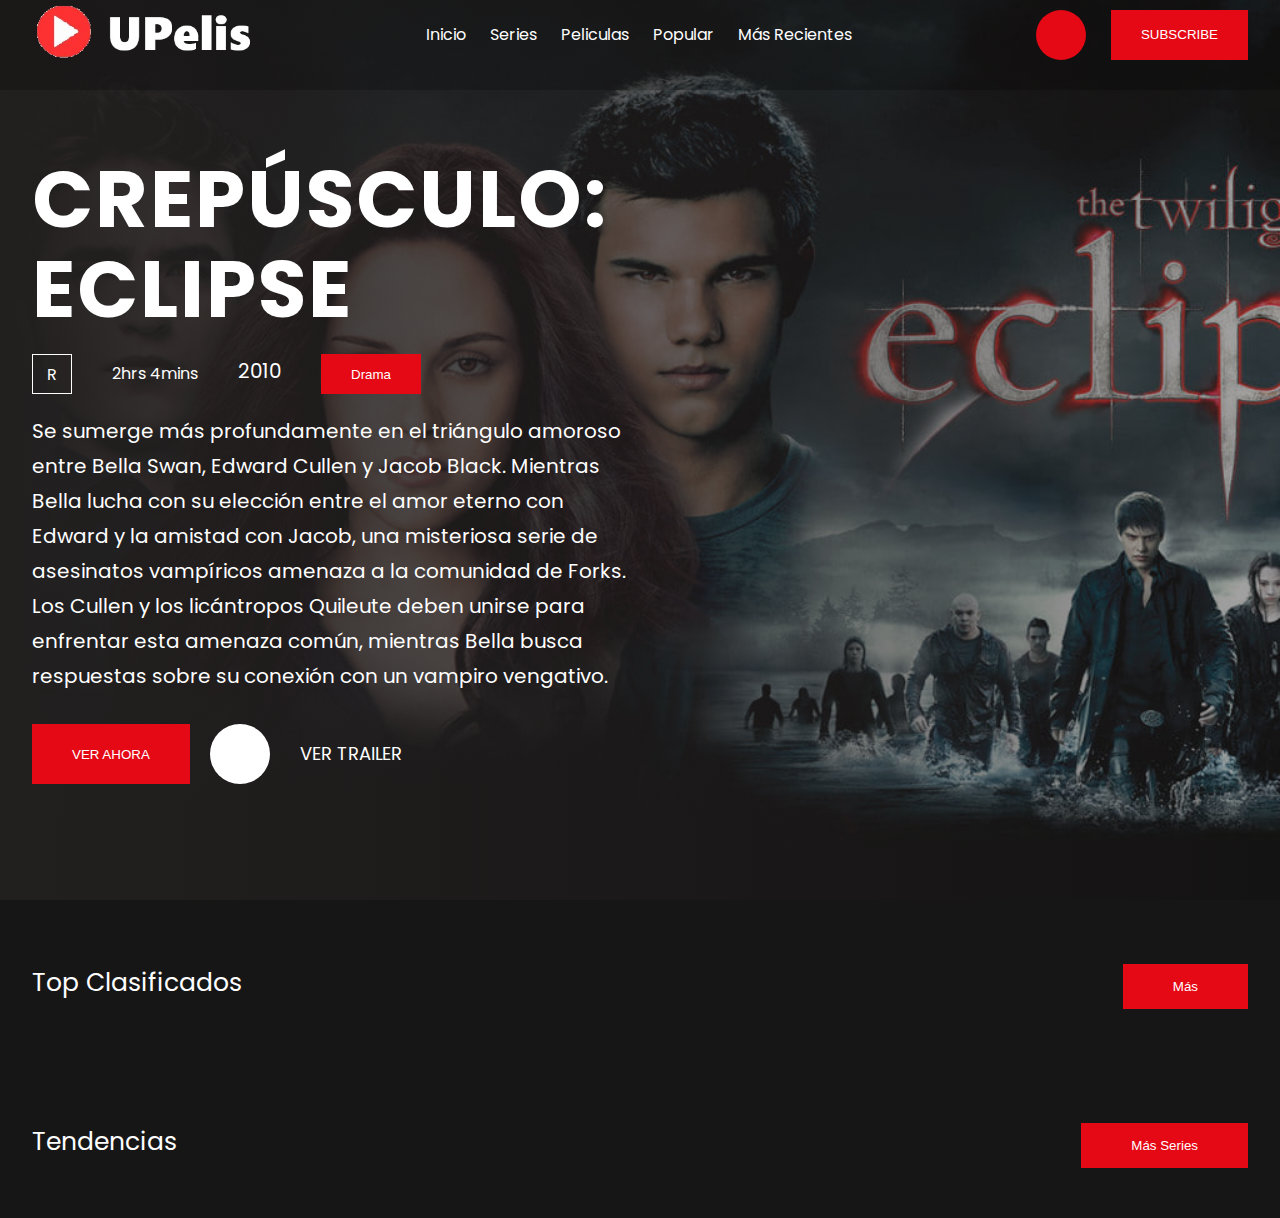
<file: Streamlab-master/index.html>
<!DOCTYPE html>
<html lang="en" dir="ltr">

<head>
    <meta charset="utf-8">
    <title>UPelis</title>
    <meta name="viewport" content="width=device-width, initial-scale=1.0">
    <link rel="stylesheet" href="./css/style.css">
    <link rel="stylesheet" href="https://pro.fontawesome.com/releases/v5.10.0/css/all.css" integrity="sha384-AYmEC3Yw5cVb3ZcuHtOA93w35dYTsvhLPVnYs9eStHfGJvOvKxVfELGroGkvsg+p" crossorigin="anonymous" />

    <link rel="stylesheet" href="https://cdnjs.cloudflare.com/ajax/libs/OwlCarousel2/2.3.4/assets/owl.carousel.css" />
    <link rel="stylesheet" href="https://cdnjs.cloudflare.com/ajax/libs/OwlCarousel2/2.3.4/assets/owl.carousel.min.css" />
    <script src="https://code.jquery.com/jquery-1.12.4.min.js" integrity="sha256-ZosEbRLbNQzLpnKIkEdrPv7lOy9C27hHQ+Xp8a4MxAQ=" crossorigin="anonymous"></script>
    <script src="/Streamlab-master/js/popularidad.js"></script>
    <script src="/Streamlab-master/js/script.js"></script>
    <script src="/Streamlab-master/js/tendencias.js"></script>


</head>

<body>
    <section class="home">
        <div class="headerbg ">
            <header>
                <div class="container ">
                    <div class="navbar flex1">
                        <div class="logo">
                            <img src="/Streamlab-master/image/UPelis.png" alt="">
                        </div>

                        <nav>
                            <ul id="menuitem">
                                <li><a href="index.html">Inicio</a></li>
                                <li><a href="/series.html">Series</a></li>
                                <li><a href="/Peliculas.html">Peliculas</a></li>
                                <li><a href="/Popular.html">Popular</a></li>
                                <li><a href="/Recientes.html">Más Recientes</a></li>
                            </ul>
                        </nav>
                        <span class="fa fa-bars" onclick="menutoggle()"></span>

                        <div class="subscribe flex">
                            <i class="fas fa-search"></i>
                            <i id="palybtn" class="fas fa-user"></i>
                            <button>SUBSCRIBE</button>
                        </div>
                    </div>
                </div>
            </header>

            <div class="home_content mtop">
                <div class="container">
                    <div class="left">
                        <h1>Crepúsculo: Eclipse</h1>

                        <div class="time flex">
                            <label>R</label>
                            <i class="fas fa-circle"></i>
                            <span>2hrs 4mins</span>
                            <i class="fas fa-circle"></i>
                            <p>2010</p>
                            <i class="fas fa-circle"></i>
                            <button>Drama</button>
                        </div>

                        <p>Se sumerge más profundamente en el triángulo amoroso entre Bella Swan, Edward Cullen y Jacob Black. Mientras Bella lucha con su elección entre el amor eterno con Edward y la amistad con Jacob, una misteriosa serie de asesinatos
                            vampíricos amenaza a la comunidad de Forks. Los Cullen y los licántropos Quileute deben unirse para enfrentar esta amenaza común, mientras Bella busca respuestas sobre su conexión con un vampiro vengativo.
                        </p>
                        <div class="button flex">
                            <button class="btn">VER AHORA</button>
                            <i id="palybtn" class="fas fa-play"></i>
                            <p>VER TRAILER</p>
                        </div>
                    </div>
                </div>
            </div>
        </div>
    </section>



    <section class="popular mtop">
        <div class="container">
            <div class="heading flex1">
                <h2>Top Clasificados</h2>
                <button>Más</button>
            </div>

            <div class="owl-carousel owl-theme" id="populares-carousel">
                <!-- Aquí se agregarán las películas dinámicamente -->

            </div>
        </div>

    </section>


    <section class="popular mtop">
        <div class="container">
            <div class="heading flex1">
                <h2>Tendencias</h2>
                <button>Más Series</button>
            </div>

            <div class="owl-carousel owl-theme" id="tendencias-carousel">
                <!-- Aquí se agregarán las películas dinámicamente -->

            </div>
        </div>



    </section>

</body>

</html>
</file>
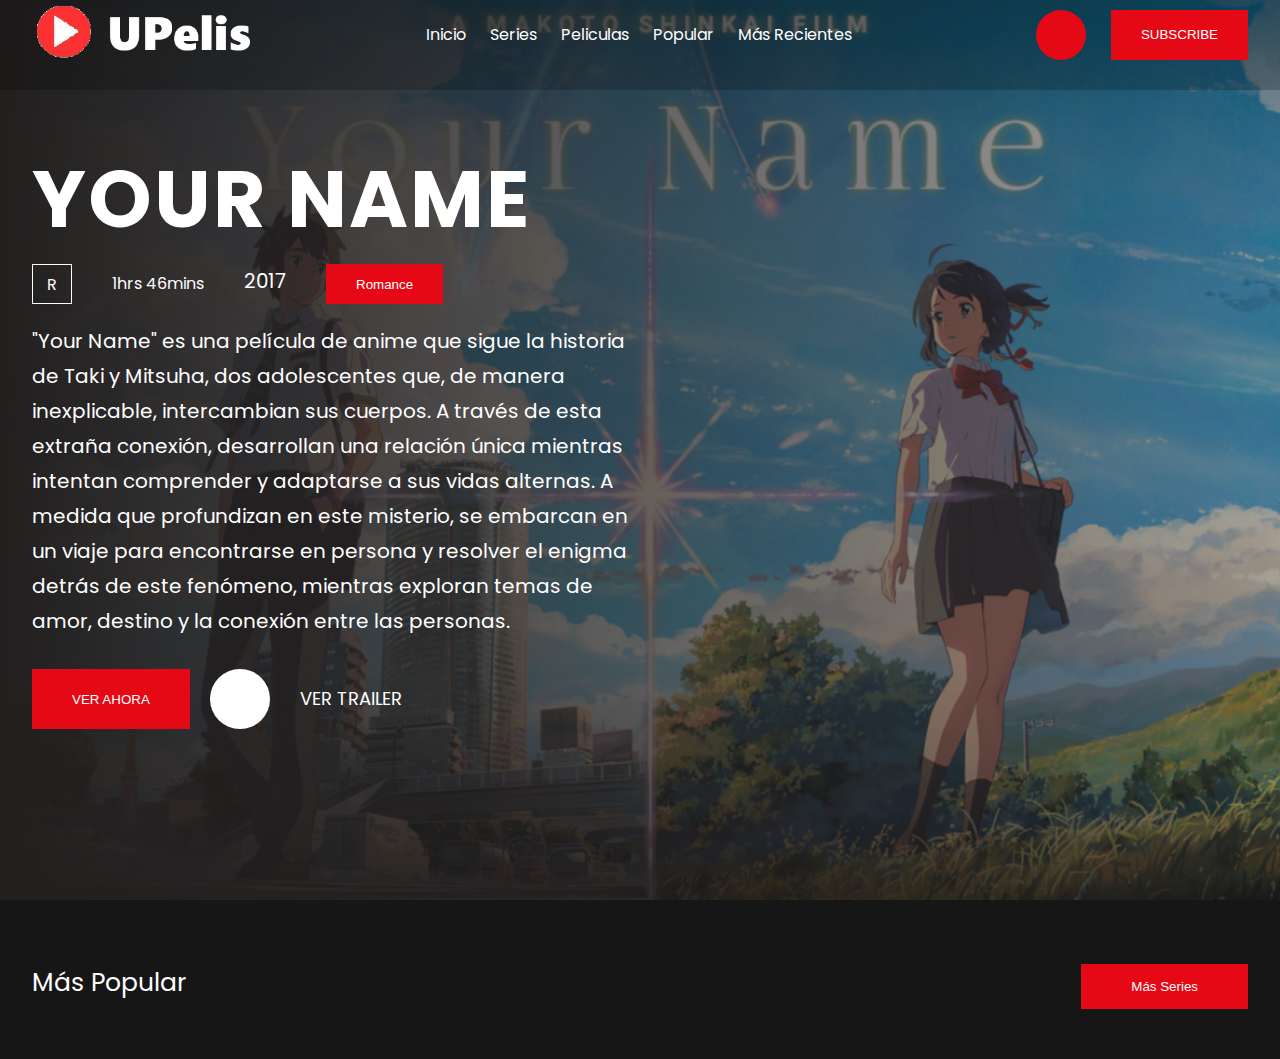
<file: Peliculas.html>
<!DOCTYPE html>
<html lang="en" dir="ltr">

<head>
    <meta charset="utf-8">
    <title>UPelis</title>
    <meta name="viewport" content="width=device-width, initial-scale=1.0">
    <link rel="stylesheet" href="./Streamlab-master/css/peliculas.css">
    <link rel="stylesheet" href="https://pro.fontawesome.com/releases/v5.10.0/css/all.css" integrity="sha384-AYmEC3Yw5cVb3ZcuHtOA93w35dYTsvhLPVnYs9eStHfGJvOvKxVfELGroGkvsg+p" crossorigin="anonymous" />

    <link rel="stylesheet" href="https://cdnjs.cloudflare.com/ajax/libs/OwlCarousel2/2.3.4/assets/owl.carousel.css" />
    <link rel="stylesheet" href="https://cdnjs.cloudflare.com/ajax/libs/OwlCarousel2/2.3.4/assets/owl.carousel.min.css" />

    <script src="https://code.jquery.com/jquery-1.12.4.min.js" integrity="sha256-ZosEbRLbNQzLpnKIkEdrPv7lOy9C27hHQ+Xp8a4MxAQ=" crossorigin="anonymous"></script>
    <script src="/Streamlab-master/js/peliculas.js"></script>
    <script src="/Streamlab-master/js/script.js"></script>

</head>

<body>
    <section class="home">
        <div class="headerbg ">
            <header>
                <div class="container ">
                    <div class="navbar flex1">
                        <div class="logo">
                            <img src="/Streamlab-master/image/UPelis.png" alt="">
                        </div>

                        <nav>
                            <ul id="menuitem">
                                <li><a href="/Streamlab-master/index.html">Inicio</a></li>
                                <li><a href="/series.html">Series</a></li>
                                <li><a href="/Peliculas.html">Peliculas</a></li>
                                <li><a href="/Popular.html">Popular</a></li>
                                <li><a href="/Recientes.html">Más Recientes</a></li>
                            </ul>
                        </nav>
                        <span class="fa fa-bars" onclick="menutoggle()"></span>

                        <div class="subscribe flex">
                            <i class="fas fa-search"></i>
                            <i id="palybtn" class="fas fa-user"></i>
                            <button>SUBSCRIBE</button>
                        </div>
                    </div>
                </div>
            </header>

            <div class="home_content mtop">
                <div class="container">
                    <div class="left">
                        <h1>Your Name</h1>

                        <div class="time flex">
                            <label>R</label>
                            <i class="fas fa-circle"></i>
                            <span>1hrs 46mins</span>
                            <i class="fas fa-circle"></i>
                            <p>2017</p>
                            <i class="fas fa-circle"></i>
                            <button>Romance</button>
                        </div>

                        <p>"Your Name" es una película de anime que sigue la historia de Taki y Mitsuha, dos adolescentes que, de manera inexplicable, intercambian sus cuerpos. A través de esta extraña conexión, desarrollan una relación única mientras intentan
                            comprender y adaptarse a sus vidas alternas. A medida que profundizan en este misterio, se embarcan en un viaje para encontrarse en persona y resolver el enigma detrás de este fenómeno, mientras exploran temas de amor, destino
                            y la conexión entre las personas.
                        </p>
                        <div class="button flex">
                            <button class="btn">VER AHORA</button>
                            <i id="palybtn" class="fas fa-play"></i>
                            <p>VER TRAILER</p>
                        </div>
                    </div>
                </div>
            </div>
        </div>
    </section>

    <section class="popular mtop">
        <div class="container">
            <div class="heading flex1">
                <h2>Más Popular</h2>
                <button>Más Series</button>
            </div>

            <div class="owl-carousel owl-theme" id="peliculas-carousel">
                <!-- Aquí se agregarán las películas dinámicamente -->
            </div>
        </div>
    </section>

</body>

</html>
</file>
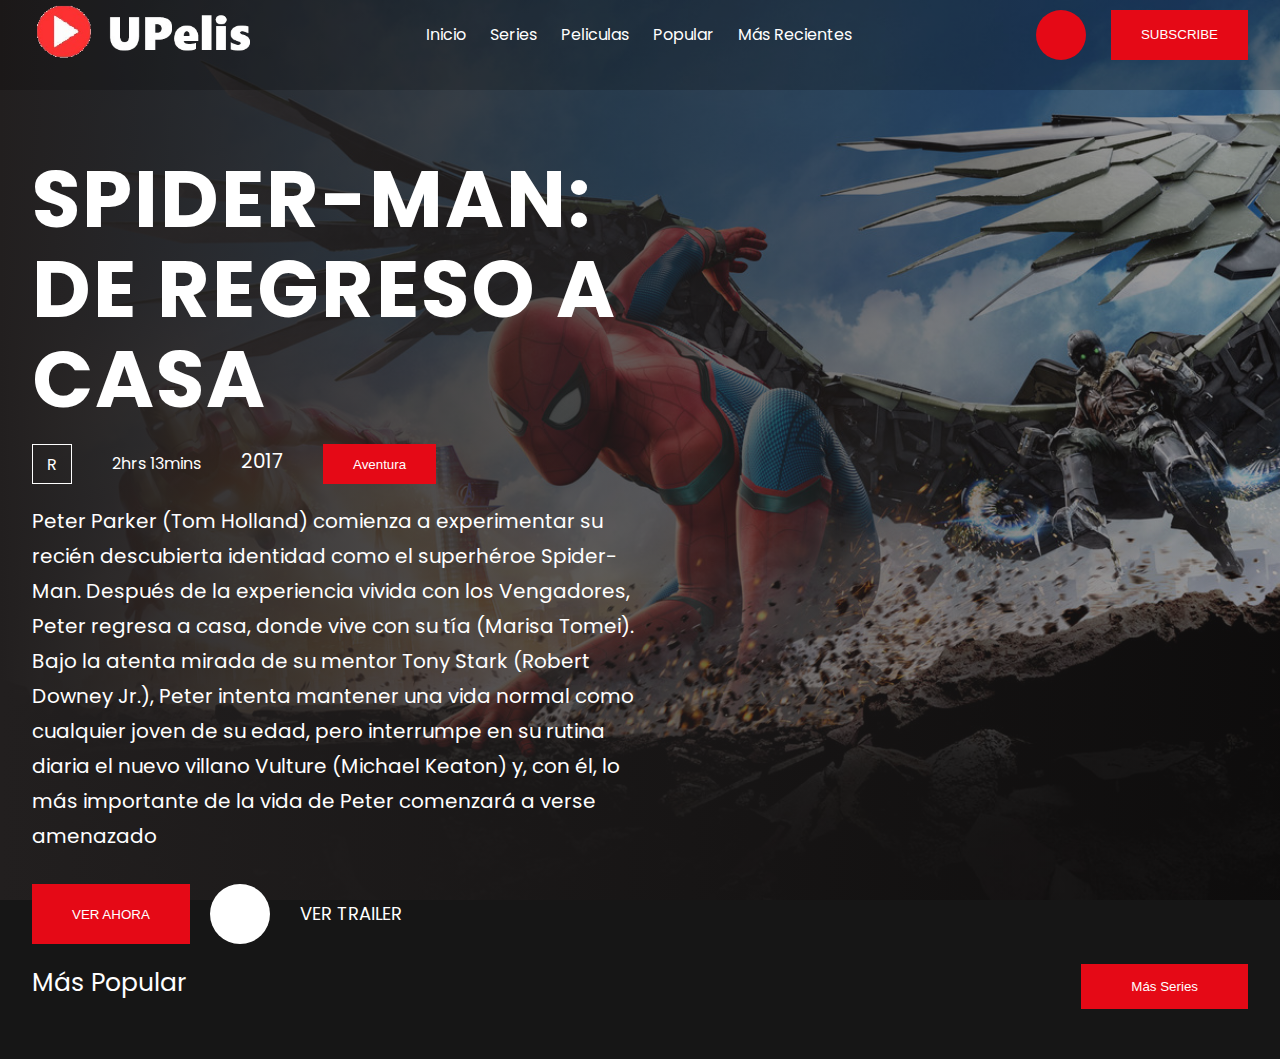
<file: Popular.html>
<!DOCTYPE html>
<html lang="en" dir="ltr">

<head>
    <meta charset="utf-8">
    <title>UPelis</title>
    <meta name="viewport" content="width=device-width, initial-scale=1.0">
    <link rel="stylesheet" href="./Streamlab-master/css/popular.css">
    <link rel="stylesheet" href="https://pro.fontawesome.com/releases/v5.10.0/css/all.css" integrity="sha384-AYmEC3Yw5cVb3ZcuHtOA93w35dYTsvhLPVnYs9eStHfGJvOvKxVfELGroGkvsg+p" crossorigin="anonymous" />

    <link rel="stylesheet" href="https://cdnjs.cloudflare.com/ajax/libs/OwlCarousel2/2.3.4/assets/owl.carousel.css" />
    <link rel="stylesheet" href="https://cdnjs.cloudflare.com/ajax/libs/OwlCarousel2/2.3.4/assets/owl.carousel.min.css" />

    <script src="https://code.jquery.com/jquery-1.12.4.min.js" integrity="sha256-ZosEbRLbNQzLpnKIkEdrPv7lOy9C27hHQ+Xp8a4MxAQ=" crossorigin="anonymous"></script>
    <script src="/Streamlab-master/js/mejores.js"></script>
    <script src="/Streamlab-master/js/script.js"></script>

</head>

<body>
    <section class="home">
        <div class="headerbg ">
            <header>
                <div class="container ">
                    <div class="navbar flex1">
                        <div class="logo">
                            <img src="./Streamlab-master/image/UPelis.png" alt="">
                        </div>

                        <nav>
                            <ul id="menuitem">
                                <li><a href="/Streamlab-master/index.html">Inicio</a></li>
                                <li><a href="/series.html">Series</a></li>
                                <li><a href="/Peliculas.html">Peliculas</a></li>
                                <li><a href="/Popular.html">Popular</a></li>
                                <li><a href="/Recientes.html">Más Recientes</a></li>
                            </ul>
                        </nav>
                        <span class="fa fa-bars" onclick="menutoggle()"></span>

                        <div class="subscribe flex">
                            <i class="fas fa-search"></i>
                            <i id="palybtn" class="fas fa-user"></i>
                            <button>SUBSCRIBE</button>
                        </div>
                    </div>
                </div>
            </header>

            <div class="home_content mtop">
                <div class="container">
                    <div class="left">
                        <h1>Spider-man: de regreso a casa</h1>

                        <div class="time flex">
                            <label>R</label>
                            <i class="fas fa-circle"></i>
                            <span>2hrs 13mins</span>
                            <i class="fas fa-circle"></i>
                            <p>2017</p>
                            <i class="fas fa-circle"></i>
                            <button>Aventura</button>
                        </div>

                        <p>Peter Parker (Tom Holland) comienza a experimentar su recién descubierta identidad como el superhéroe Spider-Man. Después de la experiencia vivida con los Vengadores, Peter regresa a casa, donde vive con su tía (Marisa Tomei).
                            Bajo la atenta mirada de su mentor Tony Stark (Robert Downey Jr.), Peter intenta mantener una vida normal como cualquier joven de su edad, pero interrumpe en su rutina diaria el nuevo villano Vulture (Michael Keaton) y, con
                            él, lo más importante de la vida de Peter comenzará a verse amenazado
                        </p>
                        <div class="button flex">
                            <button class="btn">VER AHORA</button>
                            <i id="palybtn" class="fas fa-play"></i>
                            <p>VER TRAILER</p>
                        </div>
                    </div>
                </div>
            </div>
        </div>
    </section>

    <section class="popular mtop">
        <div class="container">
            <div class="heading flex1">
                <h2>Más Popular</h2>
                <button>Más Series</button>
            </div>

            <div class="owl-carousel owl-theme" id="mejores-carousel">
                <!-- Aquí se agregarán las películas dinámicamente -->
            </div>
        </div>
    </section>
</body>

</html>
</file>
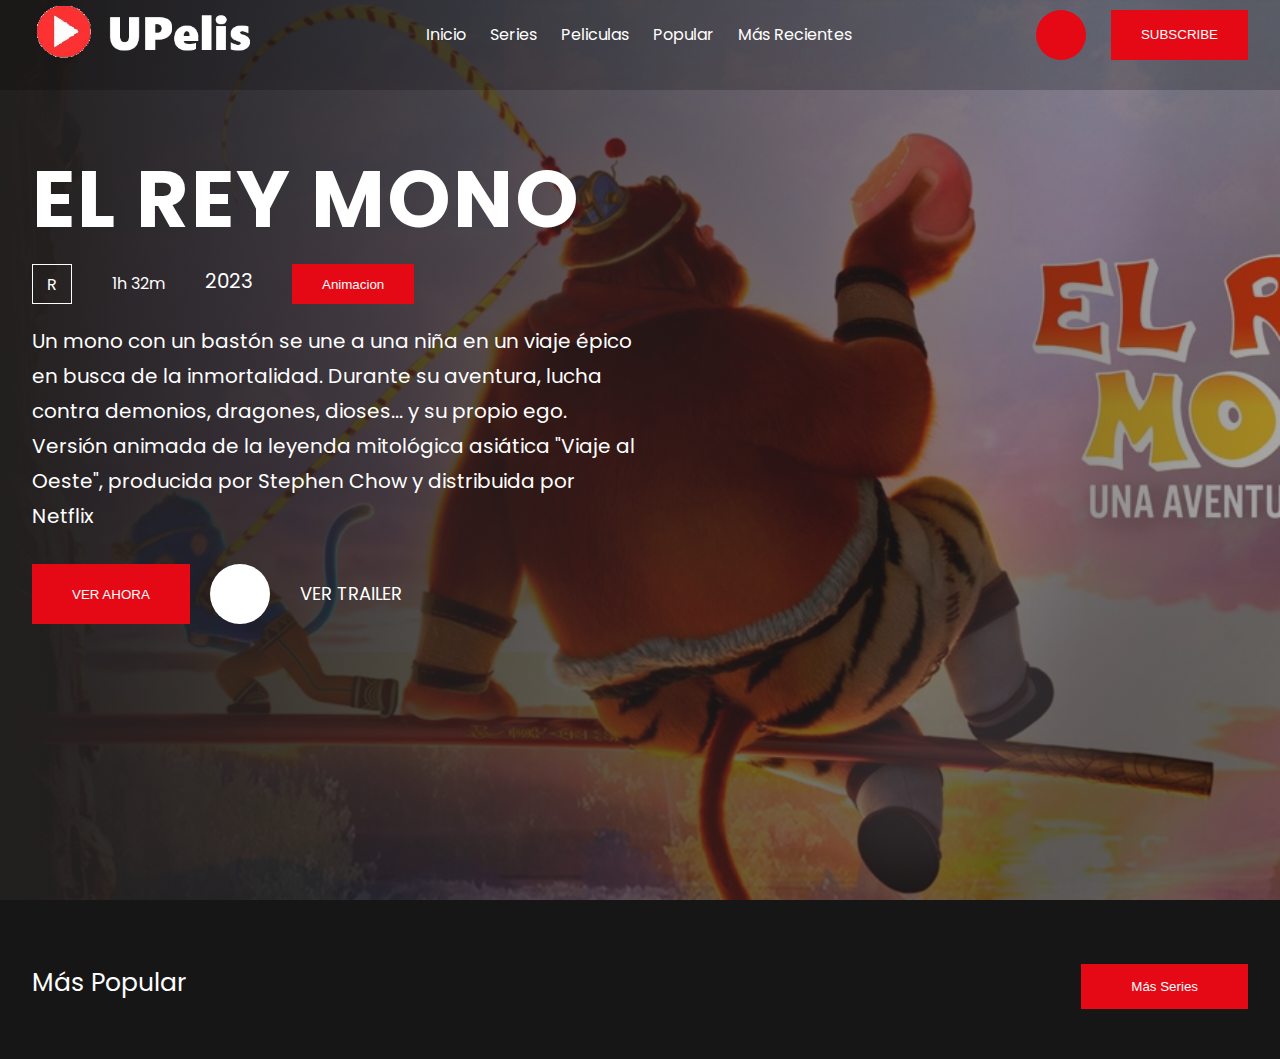
<file: Recientes.html>
<!DOCTYPE html>
<html lang="en" dir="ltr">

<head>
    <meta charset="utf-8">
    <title>UPelis</title>
    <meta name="viewport" content="width=device-width, initial-scale=1.0">
    <link rel="stylesheet" href="/Streamlab-master/css/Recientes.css">
    <link rel="stylesheet" href="https://pro.fontawesome.com/releases/v5.10.0/css/all.css" integrity="sha384-AYmEC3Yw5cVb3ZcuHtOA93w35dYTsvhLPVnYs9eStHfGJvOvKxVfELGroGkvsg+p" crossorigin="anonymous" />

    <link rel="stylesheet" href="https://cdnjs.cloudflare.com/ajax/libs/OwlCarousel2/2.3.4/assets/owl.carousel.css" />
    <link rel="stylesheet" href="https://cdnjs.cloudflare.com/ajax/libs/OwlCarousel2/2.3.4/assets/owl.carousel.min.css" />

    <script src="https://code.jquery.com/jquery-1.12.4.min.js" integrity="sha256-ZosEbRLbNQzLpnKIkEdrPv7lOy9C27hHQ+Xp8a4MxAQ=" crossorigin="anonymous"></script>
    <script src="/Streamlab-master/js/reciente.js"></script>
    <script src="/Streamlab-master/js/script.js"></script>

</head>

<body>
    <section class="home">
        <div class="headerbg ">
            <header>
                <div class="container ">
                    <div class="navbar flex1">
                        <div class="logo">
                            <img src="./Streamlab-master/image/UPelis.png" alt="">
                        </div>

                        <nav>
                            <ul id="menuitem">
                                <li><a href="/Streamlab-master/index.html">Inicio</a></li>
                                <li><a href="/series.html">Series</a></li>
                                <li><a href="/Peliculas.html">Peliculas</a></li>
                                <li><a href="/Popular.html">Popular</a></li>
                                <li><a href="/Recientes.html">Más Recientes</a></li>
                            </ul>
                        </nav>
                        <span class="fa fa-bars" onclick="menutoggle()"></span>

                        <div class="subscribe flex">
                            <i class="fas fa-search"></i>
                            <i id="palybtn" class="fas fa-user"></i>
                            <button>SUBSCRIBE</button>
                        </div>
                    </div>
                </div>
            </header>

            <div class="home_content mtop">
                <div class="container">
                    <div class="left">
                        <h1>El rey mono</h1>

                        <div class="time flex">
                            <label>R</label>
                            <i class="fas fa-circle"></i>
                            <span>1h 32m</span>
                            <i class="fas fa-circle"></i>
                            <p>2023</p>
                            <i class="fas fa-circle"></i>
                            <button>Animacion</button>
                        </div>

                        <p>Un mono con un bastón se une a una niña en un viaje épico en busca de la inmortalidad. Durante su aventura, lucha contra demonios, dragones, dioses... y su propio ego. Versión animada de la leyenda mitológica asiática "Viaje al
                            Oeste", producida por Stephen Chow y distribuida por Netflix
                        </p>
                        <div class="button flex">
                            <button class="btn">VER AHORA</button>
                            <i id="palybtn" class="fas fa-play"></i>
                            <p>VER TRAILER</p>
                        </div>
                    </div>
                </div>
            </div>
        </div>
    </section>

    <section class="popular mtop">
        <div class="container">
            <div class="heading flex1">
                <h2>Más Popular</h2>
                <button>Más Series</button>
            </div>

            <div class="owl-carousel owl-theme" id="reciente-carousel">
                <!-- Aquí se agregarán las películas dinámicamente -->
            </div>
        </div>
    </section>
</body>

</html>
</file>
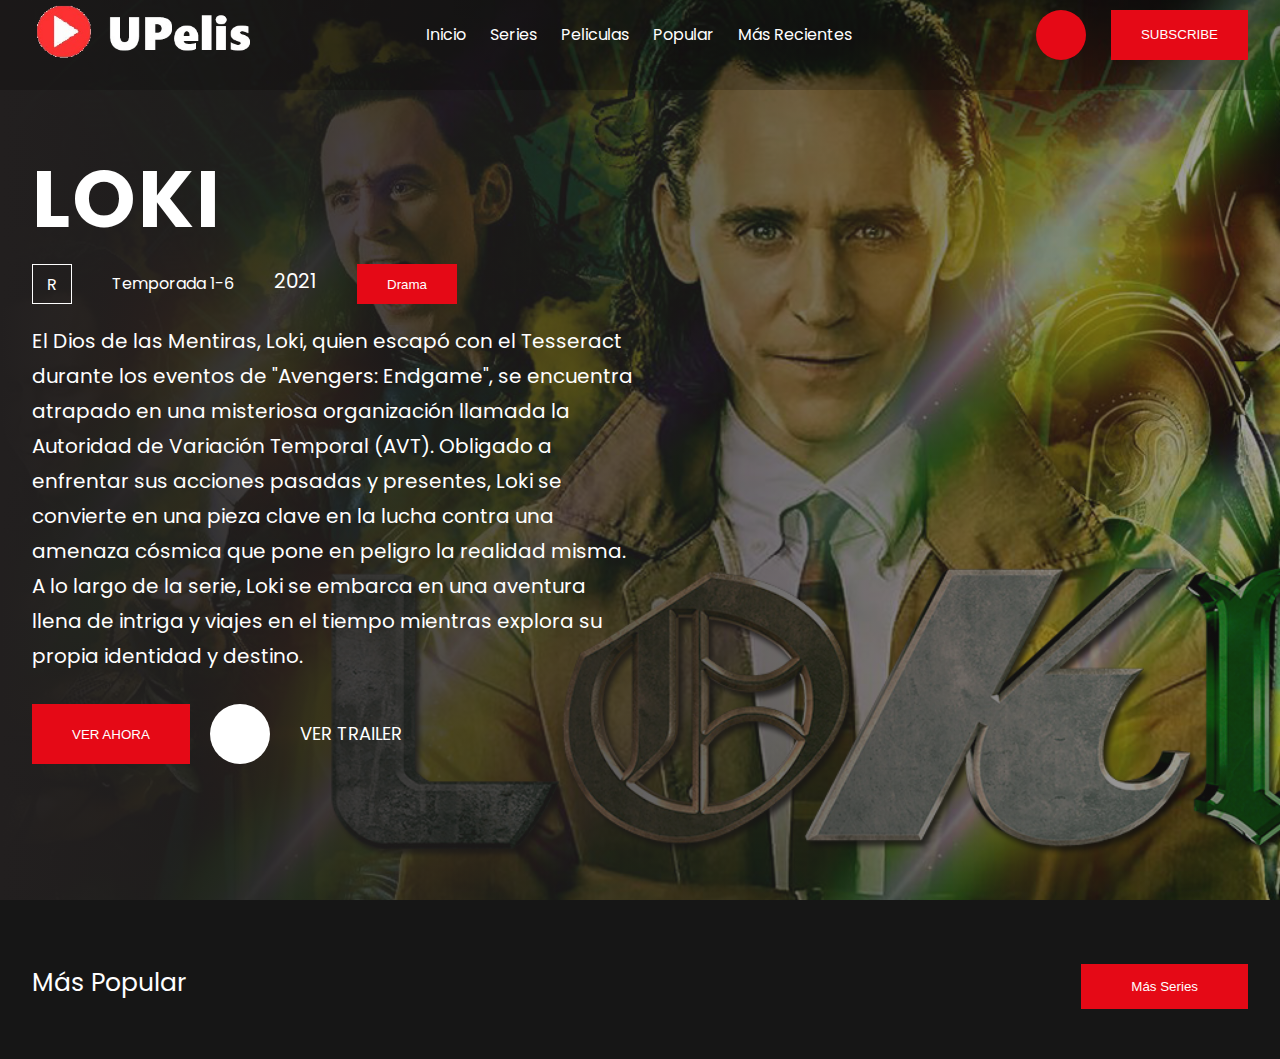
<file: series.html>
<!DOCTYPE html>
<html lang="en" dir="ltr">

<head>
    <meta charset="utf-8">
    <title>UPelis</title>
    <meta name="viewport" content="width=device-width, initial-scale=1.0">
    <link rel="stylesheet" href="./Streamlab-master/css/series.css">

    <link rel="stylesheet" href="https://pro.fontawesome.com/releases/v5.10.0/css/all.css" integrity="sha384-AYmEC3Yw5cVb3ZcuHtOA93w35dYTsvhLPVnYs9eStHfGJvOvKxVfELGroGkvsg+p" crossorigin="anonymous" />

    <link rel="stylesheet" href="https://cdnjs.cloudflare.com/ajax/libs/OwlCarousel2/2.3.4/assets/owl.carousel.css" />
    <link rel="stylesheet" href="https://cdnjs.cloudflare.com/ajax/libs/OwlCarousel2/2.3.4/assets/owl.carousel.min.css" />

    <script src="https://code.jquery.com/jquery-1.12.4.min.js" integrity="sha256-ZosEbRLbNQzLpnKIkEdrPv7lOy9C27hHQ+Xp8a4MxAQ=" crossorigin="anonymous"></script>
    <script src="/Streamlab-master/js/series.js"></script>
    <script src="/Streamlab-master/js/script.js"></script>


</head>

<body>
    <section class="home">
        <div class="headerbg ">
            <header>
                <div class="container ">
                    <div class="navbar flex1">
                        <div class="logo">
                            <img src="/Streamlab-master/image/UPelis.png" alt="">
                        </div>

                        <nav>
                            <ul id="menuitem">
                                <li><a href="/Streamlab-master/index.html">Inicio</a></li>
                                <li><a href="/series.html">Series</a></li>
                                <li><a href="/Peliculas.html">Peliculas</a></li>
                                <li><a href="/Popular.html">Popular</a></li>
                                <li><a href="/Recientes.html">Más Recientes</a></li>
                            </ul>
                        </nav>
                        <span class="fa fa-bars" onclick="menutoggle()"></span>

                        <div class="subscribe flex">
                            <i class="fas fa-search"></i>
                            <i id="palybtn" class="fas fa-user"></i>
                            <button>SUBSCRIBE</button>
                        </div>
                    </div>
                </div>
            </header>

            <div class="home_content mtop">
                <div class="container">
                    <div class="left">
                        <h1>Loki</h1>

                        <div class="time flex">
                            <label>R</label>
                            <i class="fas fa-circle"></i>
                            <span>Temporada 1-6</span>
                            <i class="fas fa-circle"></i>
                            <p>2021</p>
                            <i class="fas fa-circle"></i>
                            <button>Drama</button>
                        </div>

                        <p>El Dios de las Mentiras, Loki, quien escapó con el Tesseract durante los eventos de "Avengers: Endgame", se encuentra atrapado en una misteriosa organización llamada la Autoridad de Variación Temporal (AVT). Obligado a enfrentar
                            sus acciones pasadas y presentes, Loki se convierte en una pieza clave en la lucha contra una amenaza cósmica que pone en peligro la realidad misma. A lo largo de la serie, Loki se embarca en una aventura llena de intriga y
                            viajes en el tiempo mientras explora su propia identidad y destino.
                        </p>
                        <div class="button flex">
                            <button class="btn">VER AHORA</button>
                            <i id="palybtn" class="fas fa-play"></i>
                            <p>VER TRAILER</p>
                        </div>
                    </div>
                </div>
            </div>
        </div>
    </section>

    <section class="popular mtop">
        <div class="container">
            <div class="heading flex1">
                <h2>Más Popular</h2>
                <button>Más Series</button>
            </div>

            <div class="owl-carousel owl-theme" id="series-carousel">
                <!-- Los elementos del carrusel se generarán aquí dinámicamente -->

            </div>
        </div>

    </section>
</body>

</html>
</file>
<file: Streamlab-master/css/style.css>
@import url('https://fonts.googleapis.com/css2?family=Poppins:wght@200;300;400;500;600;700;800;900&display=swap');
* {
    padding: 0;
    margin: 0;
    box-sizing: border-box;
}

body {
    background: #161616;
    font-family: 'Poppins', sans-serif;
}


/*---------global------*/

.container {
    max-width: 95%;
    margin: auto;
}

a {
    text-decoration: none;
    transition: 0.5s;
}

img {
    width: 100%;
    height: 100%;
}

ul {
    list-style: none;
}

.flex {
    display: flex;
}

.flex1 {
    display: flex;
    justify-content: space-between;
}

i {
    cursor: pointer;
    transition: 0.5s;
}


/*---------global------*/


/*---------header------*/

.home {
    color: white;
    background-image: url("../image/crepusculo.jpeg");
    background-size: cover;
    height: 100vh;
    width: 100%;
}

.logo img {
    width: 250px;
}

.headerbg {
    height: 100vh;
    width: 100%;
    background: linear-gradient(to right, rgba(34, 31, 31, 1) 0%, rgba(34, 31, 31, 0.4) 100%)
}

header {
    height: 10vh;
    background: rgba(0, 0, 0, 0.2);
}

header .navbar {
    align-items: center;
    transition: 0.5s;
}

header nav ul {
    display: inline-block;
    font-size: 16px;
}

header nav ul li a {
    color: white;
    transition: all 300ms ease-in-out;
}

header nav ul li a:hover {
    color: #E50916;
}

header nav ul li {
    margin-right: 20px;
    display: inline-block;
}

header .navbar span {
    text-align: center;
    margin-left: 20px;
    color: black;
    font-size: 25px;
    display: none;
}

.subscribe i:nth-child(1) {
    margin-top: 17px;
}

.subscribe i {
    font-size: 20px;
    margin-right: 20px;
}

#palybtn {
    background: #E50916;
    width: 50px;
    height: 50px;
    line-height: 50px;
    text-align: center;
    border-radius: 50%;
    margin-right: 10px;
}

button {
    background: #E50916;
    border: none;
    outline: none;
    color: white;
    padding: 0px 30px;
    cursor: pointer;
}

.subscribe button {
    margin-left: 15px;
}

header.sticky .headerbg {
    position: relative;
}

header.sticky {
    z-index: 10;
    position: fixed;
    top: 0;
    width: 100%;
    background: #000;
    transition: 0.5s;
    height: 10vh;
    box-shadow: 2px 2px 2px 1px rgba(0, 0, 0, 0.1);
    transition: 0.5s;
}

header.sticky .subscribe {
    display: none;
}

@media only screen and (max-width:768px) {
    header nav ul {
        position: absolute;
        top: 100px;
        left: 0;
        width: 100%;
        background: #000;
        overflow: hidden;
        transition: max-height 0.5s;
        z-index: 100;
    }
    header nav ul li {
        display: block;
        margin: 50px;
        margin-top: 10px;
        margin-bottom: 10px;
    }
    header .navbar span {
        color: white;
        display: block;
        cursor: pointer;
    }
    .home {
        background-repeat: no-repeat;
        background-size: cover;
        background-position: center;
        height: 70vh;
    }
    .subscribe {
        display: none;
    }
}


/*---------home_content------*/

.left,
.right {
    width: 50%;
}

.top {
    margin-top: 10%
}

.mtop {
    margin-top: 5%
}

h1 {
    font-size: 80px;
    letter-spacing: 2px;
    line-height: 90px;
    text-transform: uppercase;
}

.time {
    margin-top: 20px;
    margin-bottom: 20px;
    line-height: 40px;
}

.time label {
    width: 40px;
    height: 40px;
    border: 1px solid white;
    text-align: center;
    line-height: 40px;
}

.time i {
    font-size: 5px;
    line-height: 40px;
    margin-left: 20px;
    margin-right: 20px;
}

.home_content p {
    font-size: 20px;
    line-height: 35px;
}

.btn {
    padding: 20px 40px;
    margin-right: 20px;
}

.home_content #palybtn {
    width: 60px;
    height: 60px;
    line-height: 60px;
    background: white;
    color: #E50916;
}

.button {
    margin-top: 30px;
}

.button p {
    margin-top: 12px;
    margin-left: 20px;
    font-size: 18px;
}


/*---------header------*/


/*---------popular------*/

.heading h2 {
    font-size: 25px;
    font-weight: 400;
    color: white;
}

.heading {
    margin-bottom: 30px;
}

.heading button {
    padding: 15px 50px;
}

.popular {
    color: white;
}


/*---------image_hover------*/

.popular .box {
    position: relative;
    background: #221F1F;
    width: 100%;
    cursor: pointer;
}

.popular .box .imgBox {
    position: relative;
    height: 200px;
    overflow: hidden;
}

.popular .box .imgBox img {
    width: 100%;
    height: 100%;
    transition: 0.5s;
}

.popular .box:hover .imgBox img {
    opacity: .6;
    transform: scale(1.2);
}

.popular .box .content {
    position: absolute;
    width: 100%;
    top: 30%;
    left: 40%;
    z-index: 2;
}

.popular .box .content i {
    transition: 0.5s;
    opacity: 0;
    visibility: hidden;
}

.popular .box:hover .content i {
    opacity: 1;
    visibility: visible;
}

.popular #palybtn {
    width: 60px;
    height: 60px;
    line-height: 60px;
}


/*----icon------*/

.popular .icon {
    position: absolute;
    bottom: 0;
    right: 0;
}

.popular .icon i {
    font-size: 20px;
    margin: 10px;
}


/*----text------*/

.popular .text {
    padding: 20px;
}

.popular .time {
    margin: 0;
}

.popular .time a {
    color: #E50916;
}

.owl-s .dots span {
    font-size: 20px;
    color: white;
}

.owl-nav span {
    font-size: 50px;
    color: white;
}

.owl-prev,
.owl-next {
    position: absolute;
    top: 25%;
}

.owl-prev {
    left: -20px;
}

.owl-next {
    right: -20px;
}

@media (max-width: 768px) {
    body {
        font-size: 16px;
        line-height: 1.5;
    }
    header h1 {
        font-size: 40px;
        margin-bottom: 10px;
    }
    header nav ul {
        position: absolute;
        top: 60px;
        left: 0;
        background: #000;
        width: 100%;
        max-height: 0;
        overflow: hidden;
        transition: max-height 0.3s ease-in-out;
    }
    header .navbar span {
        display: block;
    }
    header.sticky nav ul {
        top: 70px;
    }
    header.sticky .subscribe {
        display: none;
    }
}

.time a {
    display: block;
    margin-bottom: 5px;
}

#tendencias-carousel {
    display: flex;
    overflow-x: scroll;
    scroll-snap-type: x mandatory;
    gap: 10px;
    padding: 10px;
    width: 100%;
}

.item {
    flex: 0 0 calc(25% - 10px);
    scroll-snap-align: start;
    border-radius: 8px;
    overflow: hidden;
    margin-right: 10px;
}

.imgBox img {
    width: 100%;
    height: auto;
}

.content .fa-play {
    font-size: 20px;
    padding: 8px;
}

.text h3 {
    font-size: 15px;
    margin: 10px 0;
}

.text .time {
    font-size: 13px;
}

#populares-carousel {
    display: flex;
    overflow-x: scroll;
    scroll-snap-type: x mandatory;
    gap: 10px;
    padding: 10px;
    width: 100%;
}

.item {
    flex: 0 0 calc(25% - 10px);
    scroll-snap-align: start;
    border-radius: 8px;
    overflow: hidden;
    margin-right: 10px;
}

.imgBox img {
    width: 100%;
    height: auto;
}

.content .fa-play {
    font-size: 20px;
    padding: 8px;
}

.text h3 {
    font-size: 15px;
    margin: 10px 0;
}

.text .time {
    font-size: 13px;
}

#mejores-carousel {
    display: flex;
    overflow-x: scroll;
    scroll-snap-type: x mandatory;
    gap: 10px;
    padding: 10px;
    width: 100%;
}

.item {
    flex: 0 0 calc(25% - 10px);
    scroll-snap-align: start;
    border-radius: 8px;
    overflow: hidden;
    margin-right: 10px;
}

.imgBox img {
    width: 100%;
    height: auto;
}

.content .fa-play {
    font-size: 20px;
    padding: 8px;
}

.text h3 {
    font-size: 15px;
    margin: 10px 0;
}


/* Estilo para los elementos de tiempo y género */

.text .time {
    font-size: 13px;
}

button.primary {
    display: inline-block;
    font-size: 0.8rem;
    color: #ffffff !important;
    background: #2196F3;
    padding: 13px 25px;
    border-radius: 17px;
    transition: background-color 0.1s ease;
    box-sizing: border-box;
    transition: all 0.25s ease;
    border: 0;
    cursor: pointer;
    box-shadow: 0 10px 20px -10px rgba(33, 150, 243, 0.5);
}

button.primary:hover {
    box-shadow: 0 20px 20px -10px rgba(33, 150, 243, 0.5);
    transform: translateY(-5px);
}

.modal-dialog {
    position: fixed;
    top: 50%;
    left: 50%;
    transform: translate(-50%, -50%);
    background-color: #74707a;
    width: 1400px;
    max-width: 100%;
    max-height: 100%;
    overflow: auto;
    text-align: center;
    box-shadow: 0 4px 8px rgba(0, 0, 0, 0.2);
    z-index: 1000;
    padding: 20px;
    box-sizing: border-box;
}

.modal-dialog img {
    display: block;
    margin: 0 auto;
    max-width: 50%;
    height: auto;
}

.modal-dialog p {
    margin: 10px 0;
    font-size: 15px;
}


/* Estilo para los detalles (título, duración, género, descripción) */

.modal-dialog h2,
.modal-dialog p {
    margin: 10px 0;
}


/* Estilo para el botón de cierre */

.modal-dialog .x {
    position: absolute;
    top: 10px;
    right: 10px;
    font-size: 24px;
    color: #104b93;
    cursor: pointer;
    border-radius: 50%;
    background-color: transparent;
    border: none;
    padding: 8px;
}

.modal-dialog .descargar-button {
    display: inline-block;
    font-size: 0.8rem;
    color: #ffffff !important;
    background: #2196F3;
    padding: 13px 25px;
    border-radius: 17px;
    transition: background-color 0.1s ease, transform 0.25s ease;
    border: 0;
    cursor: pointer;
    box-shadow: 0 10px 20px -10px rgba(33, 150, 243, 0.5);
}

.modal-dialog .descargar-button:hover {
    background: #0b7dda;
    transform: translateY(-5px);
}


/* Estilo para el botón "Ver Más" */

.modal-dialog .ver-button {
    display: inline-block;
    font-size: 0.8rem;
    color: #ffffff !important;
    background: #2196F3;
    padding: 13px 25px;
    border-radius: 17px;
    transition: background-color 0.1s ease, transform 0.25s ease;
    border: 0;
    cursor: pointer;
    box-shadow: 0 10px 20px -10px rgba(33, 150, 243, 0.5);
}

.modal-dialog .ver-button:hover {
    background: #0b7dda;
    transform: translateY(-5px);
}
</file>
<file: Streamlab-master/css/peliculas.css>
@import url('https://fonts.googleapis.com/css2?family=Poppins:wght@200;300;400;500;600;700;800;900&display=swap');
* {
    padding: 0;
    margin: 0;
    box-sizing: border-box;
}

body {
    background: #161616;
    font-family: 'Poppins', sans-serif;
}


/*---------global------*/

.container {
    max-width: 95%;
    margin: auto;
}

a {
    text-decoration: none;
    transition: 0.5s;
}

img {
    width: 100%;
    height: 100%;
}

ul {
    list-style: none;
}

.flex {
    display: flex;
}

.flex1 {
    display: flex;
    justify-content: space-between;
}

i {
    cursor: pointer;
    transition: 0.5s;
}


/*---------global------*/


/*---------header------*/

.home {
    color: white;
    background-image: url("../image/your name.png");
    background-size: cover;
    height: 100vh;
    width: 100%;
}

.logo img {
    width: 250px;
}

.headerbg {
    height: 100vh;
    width: 100%;
    background: linear-gradient(to right, rgba(34, 31, 31, 1) 0%, rgba(34, 31, 31, 0.4) 100%)
}

header {
    height: 10vh;
    background: rgba(0, 0, 0, 0.2);
}

header .navbar {
    align-items: center;
    transition: 0.5s;
}

header nav ul {
    display: inline-block;
    font-size: 16px;
}

header nav ul li a {
    color: white;
    transition: all 300ms ease-in-out;
}

header nav ul li a:hover {
    color: #E50916;
}

header nav ul li {
    margin-right: 20px;
    display: inline-block;
}

header .navbar span {
    text-align: center;
    margin-left: 20px;
    color: black;
    font-size: 25px;
    display: none;
}

.subscribe i:nth-child(1) {
    margin-top: 17px;
}

.subscribe i {
    font-size: 20px;
    margin-right: 20px;
}

#palybtn {
    background: #E50916;
    width: 50px;
    height: 50px;
    line-height: 50px;
    text-align: center;
    border-radius: 50%;
    margin-right: 10px;
}

button {
    background: #E50916;
    border: none;
    outline: none;
    color: white;
    padding: 0px 30px;
    cursor: pointer;
}

.subscribe button {
    margin-left: 15px;
}

header.sticky .headerbg {
    position: relative;
}

header.sticky {
    z-index: 10;
    position: fixed;
    top: 0;
    width: 100%;
    background: #000;
    transition: 0.5s;
    height: 10vh;
    box-shadow: 2px 2px 2px 1px rgba(0, 0, 0, 0.1);
    transition: 0.5s;
}

header.sticky .subscribe {
    display: none;
}

@media only screen and (max-width:768px) {
    header nav ul {
        position: absolute;
        top: 100px;
        left: 0;
        width: 100%;
        background: #000;
        overflow: hidden;
        transition: max-height 0.5s;
        z-index: 100;
    }
    header nav ul li {
        display: block;
        margin: 50px;
        margin-top: 10px;
        margin-bottom: 10px;
    }
    header .navbar span {
        color: white;
        display: block;
        cursor: pointer;
    }
    .home {
        background-repeat: no-repeat;
        background-size: cover;
        background-position: center;
        height: 70vh;
    }
    .subscribe {
        display: none;
    }
}


/*---------home_content------*/

.left,
.right {
    width: 50%;
}

.top {
    margin-top: 10%
}

.mtop {
    margin-top: 5%
}

h1 {
    font-size: 80px;
    letter-spacing: 2px;
    line-height: 90px;
    text-transform: uppercase;
}

.time {
    margin-top: 20px;
    margin-bottom: 20px;
    line-height: 40px;
}

.time label {
    width: 40px;
    height: 40px;
    border: 1px solid white;
    text-align: center;
    line-height: 40px;
}

.time i {
    font-size: 5px;
    line-height: 40px;
    margin-left: 20px;
    margin-right: 20px;
}

.home_content p {
    font-size: 20px;
    line-height: 35px;
}

.btn {
    padding: 20px 40px;
    margin-right: 20px;
}

.home_content #palybtn {
    width: 60px;
    height: 60px;
    line-height: 60px;
    background: white;
    color: #E50916;
}

.button {
    margin-top: 30px;
}

.button p {
    margin-top: 12px;
    margin-left: 20px;
    font-size: 18px;
}


/*---------header------*/


/*---------popular------*/

.heading h2 {
    font-size: 25px;
    font-weight: 400;
    color: white;
}

.heading {
    margin-bottom: 30px;
}

.heading button {
    padding: 15px 50px;
}

.popular {
    color: white;
}


/*---------image_hover------*/

.popular .box {
    position: relative;
    background: #221F1F;
    width: 100%;
    cursor: pointer;
}

.popular .box .imgBox {
    position: relative;
    height: 200px;
    overflow: hidden;
}

.popular .box .imgBox img {
    width: 100%;
    height: 100%;
    transition: 0.5s;
}

.popular .box:hover .imgBox img {
    opacity: .6;
    transform: scale(1.2);
}

.popular .box .content {
    position: absolute;
    width: 100%;
    top: 30%;
    left: 40%;
    z-index: 2;
}

.popular .box .content i {
    transition: 0.5s;
    opacity: 0;
    visibility: hidden;
}

.popular .box:hover .content i {
    opacity: 1;
    visibility: visible;
}

.popular #palybtn {
    width: 60px;
    height: 60px;
    line-height: 60px;
}


/*----icon------*/

.popular .icon {
    position: absolute;
    bottom: 0;
    right: 0;
}

.popular .icon i {
    font-size: 20px;
    margin: 10px;
}


/*----text------*/

.popular .text {
    padding: 20px;
}

.popular .time {
    margin: 0;
}

.popular .time a {
    color: #E50916;
}

.owl-s .dots span {
    font-size: 20px;
    color: white;
}

.owl-nav span {
    font-size: 50px;
    color: white;
}

.owl-prev,
.owl-next {
    position: absolute;
    top: 25%;
}

.owl-prev {
    left: -20px;
}

.owl-next {
    right: -20px;
}

.time a {
    display: block;
    margin-bottom: 5px;
}


/* Contenedor principal del carrusel */

#peliculas-carousel {
    display: flex;
    overflow-x: scroll;
    scroll-snap-type: x mandatory;
    gap: 10px;
    padding: 10px;
    width: 100%;
}

.item {
    flex: 0 0 calc(25% - 10px);
    scroll-snap-align: start;
    border-radius: 8px;
    overflow: hidden;
    margin-right: 10px;
}

.imgBox img {
    width: 100%;
}

.content .fa-play {
    font-size: 20px;
    padding: 8px;
}

.text h3 {
    font-size: 15px;
    margin: 10px 0;
}

.text .time {
    font-size: 10px;
}

button.primary {
    display: inline-block;
    font-size: 0.8rem;
    color: #ffffff !important;
    background: #2196F3;
    padding: 13px 25px;
    border-radius: 17px;
    transition: background-color 0.1s ease;
    box-sizing: border-box;
    transition: all 0.25s ease;
    border: 0;
    cursor: pointer;
    box-shadow: 0 10px 20px -10px rgba(33, 150, 243, 0.5);
}

button.primary:hover {
    box-shadow: 0 20px 20px -10px rgba(33, 150, 243, 0.5);
    transform: translateY(-5px);
}

.modal-dialog {
    position: fixed;
    top: 50%;
    left: 50%;
    transform: translate(-50%, -50%);
    background-color: #74707a;
    width: 1400px;
    max-width: 100%;
    max-height: 100%;
    overflow: auto;
    text-align: center;
    box-shadow: 0 4px 8px rgba(0, 0, 0, 0.2);
    z-index: 1000;
    padding: 20px;
    box-sizing: border-box;
}

.modal-dialog img {
    display: block;
    margin: 0 auto;
    max-width: 50%;
    height: auto;
}

.modal-dialog p {
    margin: 10px 0;
    font-size: 15px;
}

.modal-dialog h2,
.modal-dialog p {
    margin: 10px 0;
}

.modal-dialog .x {
    position: absolute;
    top: 10px;
    right: 10px;
    font-size: 24px;
    color: #104b93;
    cursor: pointer;
    border-radius: 50%;
    background-color: transparent;
    border: none;
    padding: 8px;
}

.modal-dialog .descargar-button {
    display: inline-block;
    font-size: 0.8rem;
    color: #ffffff !important;
    background: #2196F3;
    padding: 13px 25px;
    border-radius: 17px;
    transition: background-color 0.1s ease, transform 0.25s ease;
    border: 0;
    cursor: pointer;
    box-shadow: 0 10px 20px -10px rgba(33, 150, 243, 0.5);
}

.modal-dialog .descargar-button:hover {
    background: #0b7dda;
    transform: translateY(-5px);
}


/* Estilo para el botón "Ver Más" */

.modal-dialog .ver-button {
    display: inline-block;
    font-size: 0.8rem;
    color: #ffffff !important;
    background: #2196F3;
    padding: 13px 25px;
    border-radius: 17px;
    transition: background-color 0.1s ease, transform 0.25s ease;
    border: 0;
    cursor: pointer;
    box-shadow: 0 10px 20px -10px rgba(33, 150, 243, 0.5);
}

.modal-dialog .ver-button:hover {
    background: #0b7dda;
    transform: translateY(-5px);
}
</file>
<file: Streamlab-master/css/popular.css>
@import url('https://fonts.googleapis.com/css2?family=Poppins:wght@200;300;400;500;600;700;800;900&display=swap');
 * {
     padding: 0;
     margin: 0;
     box-sizing: border-box;
 }
 
 body {
     background: #161616;
     font-family: 'Poppins', sans-serif;
 }
 /*---------global------*/
 
 .container {
     max-width: 95%;
     margin: auto;
 }
 
 a {
     text-decoration: none;
     transition: 0.5s;
 }
 
 img {
     width: 100%;
     height: 100%;
 }
 
 ul {
     list-style: none;
 }
 
 .flex {
     display: flex;
 }
 
 .flex1 {
     display: flex;
     justify-content: space-between;
 }
 
 i {
     cursor: pointer;
     transition: 0.5s;
 }
 /*---------global------*/
 /*---------header------*/
 
 .home {
     color: white;
     background-image: url("../image/ara.jpg");
     background-size: cover;
     height: 100vh;
     width: 100%;
 }
 
 .logo img {
     width: 250px;
 }
 
 .headerbg {
     height: 100vh;
     width: 100%;
     background: linear-gradient(to right, rgba(34, 31, 31, 1) 0%, rgba(34, 31, 31, 0.4) 100%)
 }
 
 header {
     height: 10vh;
     background: rgba(0, 0, 0, 0.2);
 }
 
 header .navbar {
     align-items: center;
     transition: 0.5s;
 }
 
 header nav ul {
     display: inline-block;
     font-size: 16px;
 }
 
 header nav ul li a {
     color: white;
     transition: all 300ms ease-in-out;
 }
 
 header nav ul li a:hover {
     color: #E50916;
 }
 
 header nav ul li {
     margin-right: 20px;
     display: inline-block;
 }
 
 header .navbar span {
     text-align: center;
     margin-left: 20px;
     color: black;
     font-size: 25px;
     display: none;
 }
 
 .subscribe i:nth-child(1) {
     margin-top: 17px;
 }
 
 .subscribe i {
     font-size: 20px;
     margin-right: 20px;
 }
 
 #palybtn {
     background: #E50916;
     width: 50px;
     height: 50px;
     line-height: 50px;
     text-align: center;
     border-radius: 50%;
     margin-right: 10px;
 }
 
 button {
     background: #E50916;
     border: none;
     outline: none;
     color: white;
     padding: 0px 30px;
     cursor: pointer;
 }
 
 .subscribe button {
     margin-left: 15px;
 }
 
 header.sticky .headerbg {
     position: relative;
 }
 
 header.sticky {
     z-index: 10;
     position: fixed;
     top: 0;
     width: 100%;
     background: #000;
     transition: 0.5s;
     height: 10vh;
     box-shadow: 2px 2px 2px 1px rgba(0, 0, 0, 0.1);
     transition: 0.5s;
 }
 
 header.sticky .subscribe {
     display: none;
 }
 
 @media only screen and (max-width:768px) {
     header nav ul {
         position: absolute;
         top: 100px;
         left: 0;
         width: 100%;
         background: #000;
         overflow: hidden;
         transition: max-height 0.5s;
         z-index: 100;
     }
     header nav ul li {
         display: block;
         margin: 50px;
         margin-top: 10px;
         margin-bottom: 10px;
     }
     header .navbar span {
         color: white;
         display: block;
         cursor: pointer;
     }
     .home {
         background-repeat: no-repeat;
         background-size: cover;
         background-position: center;
         height: 70vh;
     }
     .subscribe {
         display: none;
     }
 }
 /*---------home_content------*/
 
 .left,
 .right {
     width: 50%;
 }
 
 .top {
     margin-top: 10%
 }
 
 .mtop {
     margin-top: 5%
 }
 
 h1 {
     font-size: 80px;
     letter-spacing: 2px;
     line-height: 90px;
     text-transform: uppercase;
 }
 
 .time {
     margin-top: 20px;
     margin-bottom: 20px;
     line-height: 40px;
 }
 
 .time label {
     width: 40px;
     height: 40px;
     border: 1px solid white;
     text-align: center;
     line-height: 40px;
 }
 
 .time i {
     font-size: 5px;
     line-height: 40px;
     margin-left: 20px;
     margin-right: 20px;
 }
 
 .home_content p {
     font-size: 20px;
     line-height: 35px;
 }
 
 .btn {
     padding: 20px 40px;
     margin-right: 20px;
 }
 
 .home_content #palybtn {
     width: 60px;
     height: 60px;
     line-height: 60px;
     background: white;
     color: #E50916;
 }
 
 .button {
     margin-top: 30px;
 }
 
 .button p {
     margin-top: 12px;
     margin-left: 20px;
     font-size: 18px;
 }
 /*---------header------*/
 /*---------popular------*/
 
 .heading h2 {
     font-size: 25px;
     font-weight: 400;
     color: white;
 }
 
 .heading {
     margin-bottom: 30px;
 }
 
 .heading button {
     padding: 15px 50px;
 }
 
 .popular {
     color: white;
 }
 /*---------image_hover------*/
 
 .popular .box {
     position: relative;
     background: #221F1F;
     width: 100%;
     cursor: pointer;
 }
 
 .popular .box .imgBox {
     position: relative;
     height: 200px;
     overflow: hidden;
 }
 
 .popular .box .imgBox img {
     width: 100%;
     height: 100%;
     transition: 0.5s;
 }
 
 .popular .box:hover .imgBox img {
     opacity: .6;
     transform: scale(1.2);
 }
 
 .popular .box .content {
     position: absolute;
     width: 100%;
     top: 30%;
     left: 40%;
     z-index: 2;
 }
 
 .popular .box .content i {
     transition: 0.5s;
     opacity: 0;
     visibility: hidden;
 }
 
 .popular .box:hover .content i {
     opacity: 1;
     visibility: visible;
 }
 
 .popular #palybtn {
     width: 60px;
     height: 60px;
     line-height: 60px;
 }
 /*----icon------*/
 
 .popular .icon {
     position: absolute;
     bottom: 0;
     right: 0;
 }
 
 .popular .icon i {
     font-size: 20px;
     margin: 10px;
 }
 /*----text------*/
 
 .popular .text {
     padding: 20px;
 }
 
 .popular .time {
     margin: 0;
 }
 
 .popular .time a {
     color: #E50916;
 }
 
 .owl-s .dots span {
     font-size: 20px;
     color: white;
 }
 
 .owl-nav span {
     font-size: 50px;
     color: white;
 }
 
 .owl-prev,
 .owl-next {
     position: absolute;
     top: 25%;
 }
 
 .owl-prev {
     left: -20px;
 }
 
 .owl-next {
     right: -20px;
 }
 
 .time a {
     display: block;
     margin-bottom: 5px;
 }
 
 #mejores-carousel {
     display: flex;
     overflow-x: scroll;
     scroll-snap-type: x mandatory;
     gap: 10px;
     padding: 10px;
     width: 100%;
 }
 
 .item {
     flex: 0 0 calc(25% - 10px);
     scroll-snap-align: start;
     border-radius: 8px;
     overflow: hidden;
     margin-right: 10px;
 }
 
 .imgBox img {
     width: 100%;
     height: auto;
 }
 
 .content .fa-play {
     font-size: 10px;
     padding: 8px;
 }
 
 .text h3 {
     font-size: 15px;
     margin: 2px 0;
 }
 
 .text .time {
     font-size: 13px;
 }
 
 button.primary {
     display: inline-block;
     font-size: 0.8rem;
     color: #ffffff !important;
     background: #2196F3;
     padding: 13px 25px;
     border-radius: 17px;
     transition: background-color 0.1s ease;
     box-sizing: border-box;
     transition: all 0.25s ease;
     border: 0;
     cursor: pointer;
     box-shadow: 0 10px 20px -10px rgba(33, 150, 243, 0.5);
 }
 
 button.primary:hover {
     box-shadow: 0 20px 20px -10px rgba(33, 150, 243, 0.5);
     transform: translateY(-5px);
 }
 
 .modal-dialog {
     position: fixed;
     top: 50%;
     left: 50%;
     transform: translate(-50%, -50%);
     background-color: #74707a;
     width: 1400px;
     max-width: 100%;
     max-height: 100%;
     overflow: auto;
     text-align: center;
     box-shadow: 0 4px 8px rgba(0, 0, 0, 0.2);
     z-index: 1000;
     padding: 20px;
     box-sizing: border-box;
 }
 
 .modal-dialog img {
     display: block;
     margin: 0 auto;
     max-width: 50%;
     height: auto;
 }
 
 .modal-dialog p {
     margin: 10px 0;
     font-size: 15px;
 }
 
 .modal-dialog h2,
 .modal-dialog p {
     margin: 10px 0;
 }
 
 .modal-dialog .x {
     position: absolute;
     top: 10px;
     right: 10px;
     font-size: 24px;
     color: #104b93;
     cursor: pointer;
     border-radius: 50%;
     background-color: transparent;
     border: none;
     padding: 8px;
 }
 
 .modal-dialog .descargar-button {
     display: inline-block;
     font-size: 0.8rem;
     color: #ffffff !important;
     background: #2196F3;
     padding: 13px 25px;
     border-radius: 17px;
     transition: background-color 0.1s ease, transform 0.25s ease;
     border: 0;
     cursor: pointer;
     box-shadow: 0 10px 20px -10px rgba(33, 150, 243, 0.5);
 }
 
 .modal-dialog .descargar-button:hover {
     background: #0b7dda;
     transform: translateY(-5px);
 }
 /* Estilo para el botón "Ver Más" */
 
 .modal-dialog .ver-button {
     display: inline-block;
     font-size: 0.8rem;
     color: #ffffff !important;
     background: #2196F3;
     padding: 13px 25px;
     border-radius: 17px;
     transition: background-color 0.1s ease, transform 0.25s ease;
     border: 0;
     cursor: pointer;
     box-shadow: 0 10px 20px -10px rgba(33, 150, 243, 0.5);
 }
 
 .modal-dialog .ver-button:hover {
     background: #0b7dda;
     transform: translateY(-5px);
 }
</file>
<file: Streamlab-master/css/Recientes.css>
@import url('https://fonts.googleapis.com/css2?family=Poppins:wght@200;300;400;500;600;700;800;900&display=swap');
    * {
        padding: 0;
        margin: 0;
        box-sizing: border-box;
    }
    
    body {
        background: #161616;
        font-family: 'Poppins', sans-serif;
    }
    /*---------global------*/
    
    .container {
        max-width: 95%;
        margin: auto;
    }
    
    a {
        text-decoration: none;
        transition: 0.5s;
    }
    
    img {
        width: 100%;
        height: 100%;
    }
    
    ul {
        list-style: none;
    }
    
    .flex {
        display: flex;
    }
    
    .flex1 {
        display: flex;
        justify-content: space-between;
    }
    
    i {
        cursor: pointer;
        transition: 0.5s;
    }
    /*---------global------*/
    /*---------header------*/
    
    .home {
        color: white;
        background-image: url("../image/rey\ mono.jpg");
        background-size: cover;
        height: 100vh;
        width: 100%;
    }
    
    .logo img {
        width: 250px;
    }
    
    .headerbg {
        height: 100vh;
        width: 100%;
        background: linear-gradient(to right, rgba(34, 31, 31, 1) 0%, rgba(34, 31, 31, 0.4) 100%)
    }
    
    header {
        height: 10vh;
        background: rgba(0, 0, 0, 0.2);
    }
    
    header .navbar {
        align-items: center;
        transition: 0.5s;
    }
    
    header nav ul {
        display: inline-block;
        font-size: 16px;
    }
    
    header nav ul li a {
        color: white;
        transition: all 300ms ease-in-out;
    }
    
    header nav ul li a:hover {
        color: #E50916;
    }
    
    header nav ul li {
        margin-right: 20px;
        display: inline-block;
    }
    
    header .navbar span {
        text-align: center;
        margin-left: 20px;
        color: black;
        font-size: 25px;
        display: none;
    }
    
    .subscribe i:nth-child(1) {
        margin-top: 17px;
    }
    
    .subscribe i {
        font-size: 20px;
        margin-right: 20px;
    }
    
    #palybtn {
        background: #E50916;
        width: 50px;
        height: 50px;
        line-height: 50px;
        text-align: center;
        border-radius: 50%;
        margin-right: 10px;
    }
    
    button {
        background: #E50916;
        border: none;
        outline: none;
        color: white;
        padding: 0px 30px;
        cursor: pointer;
    }
    
    .subscribe button {
        margin-left: 15px;
    }
    
    header.sticky .headerbg {
        position: relative;
    }
    
    header.sticky {
        z-index: 10;
        position: fixed;
        top: 0;
        width: 100%;
        background: #000;
        transition: 0.5s;
        height: 10vh;
        box-shadow: 2px 2px 2px 1px rgba(0, 0, 0, 0.1);
        transition: 0.5s;
    }
    
    header.sticky .subscribe {
        display: none;
    }
    
    @media only screen and (max-width:768px) {
        header nav ul {
            position: absolute;
            top: 100px;
            left: 0;
            width: 100%;
            background: #000;
            overflow: hidden;
            transition: max-height 0.5s;
            z-index: 100;
        }
        header nav ul li {
            display: block;
            margin: 50px;
            margin-top: 10px;
            margin-bottom: 10px;
        }
        header .navbar span {
            color: white;
            display: block;
            cursor: pointer;
        }
        .home {
            background-repeat: no-repeat;
            background-size: cover;
            background-position: center;
            height: 70vh;
        }
        .subscribe {
            display: none;
        }
    }
    /*---------home_content------*/
    
    .left,
    .right {
        width: 50%;
    }
    
    .top {
        margin-top: 10%
    }
    
    .mtop {
        margin-top: 5%
    }
    
    h1 {
        font-size: 80px;
        letter-spacing: 2px;
        line-height: 90px;
        text-transform: uppercase;
    }
    
    .time {
        margin-top: 20px;
        margin-bottom: 20px;
        line-height: 40px;
    }
    
    .time label {
        width: 40px;
        height: 40px;
        border: 1px solid white;
        text-align: center;
        line-height: 40px;
    }
    
    .time i {
        font-size: 5px;
        line-height: 40px;
        margin-left: 20px;
        margin-right: 20px;
    }
    
    .home_content p {
        font-size: 20px;
        line-height: 35px;
    }
    
    .btn {
        padding: 20px 40px;
        margin-right: 20px;
    }
    
    .home_content #palybtn {
        width: 60px;
        height: 60px;
        line-height: 60px;
        background: white;
        color: #E50916;
    }
    
    .button {
        margin-top: 30px;
    }
    
    .button p {
        margin-top: 12px;
        margin-left: 20px;
        font-size: 18px;
    }
    /*---------header------*/
    /*---------popular------*/
    
    .heading h2 {
        font-size: 25px;
        font-weight: 400;
        color: white;
    }
    
    .heading {
        margin-bottom: 30px;
    }
    
    .heading button {
        padding: 15px 50px;
    }
    
    .popular {
        color: white;
    }
    /*---------image_hover------*/
    
    .popular .box {
        position: relative;
        background: #221F1F;
        width: 100%;
        cursor: pointer;
    }
    
    .popular .box .imgBox {
        position: relative;
        height: 200px;
        overflow: hidden;
    }
    
    .popular .box .imgBox img {
        width: 100%;
        height: 100%;
        transition: 0.5s;
    }
    
    .popular .box:hover .imgBox img {
        opacity: .6;
        transform: scale(1.2);
    }
    
    .popular .box .content {
        position: absolute;
        width: 100%;
        top: 30%;
        left: 40%;
        z-index: 2;
    }
    
    .popular .box .content i {
        transition: 0.5s;
        opacity: 0;
        visibility: hidden;
    }
    
    .popular .box:hover .content i {
        opacity: 1;
        visibility: visible;
    }
    
    .popular #palybtn {
        width: 60px;
        height: 60px;
        line-height: 60px;
    }
    /*----icon------*/
    
    .popular .icon {
        position: absolute;
        bottom: 0;
        right: 0;
    }
    
    .popular .icon i {
        font-size: 20px;
        margin: 10px;
    }
    /*----text------*/
    
    .popular .text {
        padding: 20px;
    }
    
    .popular .time {
        margin: 0;
    }
    
    .popular .time a {
        color: #E50916;
    }
    
    .owl-s .dots span {
        font-size: 20px;
        color: white;
    }
    
    .owl-nav span {
        font-size: 50px;
        color: white;
    }
    
    .owl-prev,
    .owl-next {
        position: absolute;
        top: 25%;
    }
    
    .owl-prev {
        left: -20px;
    }
    
    .owl-next {
        right: -20px;
    }
    
    .time a {
        display: block;
        margin-bottom: 5px;
    }
    
    .ver-detalles {
        display: block;
        margin-top: 35px;
        color: #007bff;
        text-decoration: none;
    }
    
    #reciente-carousel {
        display: flex;
        overflow-x: scroll;
        scroll-snap-type: x mandatory;
        gap: 10px;
        padding: 10px;
        width: 100%;
    }
    
    .item {
        flex: 0 0 calc(25% - 10px);
        scroll-snap-align: start;
        border-radius: 8px;
        overflow: hidden;
        margin-right: 10px;
    }
    
    .imgBox img {
        width: 100%;
        height: auto;
    }
    
    .content .fa-play {
        font-size: 20px;
        padding: 8px;
    }
    
    .text h3 {
        font-size: 15px;
        margin: 10px 0;
    }
    
    .text .time {
        font-size: 13px;
    }
    
    button.primary {
        display: inline-block;
        font-size: 0.8rem;
        color: #ffffff !important;
        background: #2196F3;
        padding: 13px 25px;
        border-radius: 17px;
        transition: background-color 0.1s ease;
        box-sizing: border-box;
        transition: all 0.25s ease;
        border: 0;
        cursor: pointer;
        box-shadow: 0 10px 20px -10px rgba(33, 150, 243, 0.5);
    }
    
    button.primary:hover {
        box-shadow: 0 20px 20px -10px rgba(33, 150, 243, 0.5);
        transform: translateY(-5px);
    }
    
    .modal-dialog {
        position: fixed;
        top: 50%;
        left: 50%;
        transform: translate(-50%, -50%);
        background-color: #74707a;
        width: 1400px;
        max-width: 100%;
        max-height: 100%;
        overflow: auto;
        text-align: center;
        box-shadow: 0 4px 8px rgba(0, 0, 0, 0.2);
        z-index: 1000;
        padding: 20px;
        box-sizing: border-box;
    }
    /* Estilo para la imagen */
    
    .modal-dialog img {
        display: block;
        margin: 0 auto;
        max-width: 50%;
        height: auto;
    }
    /* Estilo para los detalles (título, duración, género, descripción) */
    
    .modal-dialog h2,
    .modal-dialog p {
        margin: 10px 0;
    }
    /* Estilo para el botón de cierre */
    
    .modal-dialog .x {
        position: absolute;
        top: 10px;
        right: 10px;
        font-size: 24px;
        color: #104b93;
        cursor: pointer;
        border-radius: 50%;
        background-color: transparent;
        border: none;
        padding: 8px;
    }
    /* Estilo para el botón "Descargar" */
    
    .modal-dialog .descargar-button {
        display: inline-block;
        font-size: 0.8rem;
        color: #ffffff !important;
        background: #2196F3;
        padding: 13px 25px;
        border-radius: 17px;
        transition: background-color 0.1s ease, transform 0.25s ease;
        border: 0;
        cursor: pointer;
        box-shadow: 0 10px 20px -10px rgba(33, 150, 243, 0.5);
    }
    
    .modal-dialog .descargar-button:hover {
        background: #0b7dda;
        transform: translateY(-5px);
    }
    /* Estilo para el botón "Ver Más" */
    
    .modal-dialog .ver-button {
        display: inline-block;
        font-size: 0.8rem;
        color: #ffffff !important;
        background: #2196F3;
        padding: 13px 25px;
        border-radius: 17px;
        transition: background-color 0.1s ease, transform 0.25s ease;
        border: 0;
        cursor: pointer;
        box-shadow: 0 10px 20px -10px rgba(33, 150, 243, 0.5);
    }
    
    .modal-dialog .ver-button:hover {
        background: #0b7dda;
        transform: translateY(-5px);
    }
</file>
<file: Streamlab-master/css/series.css>
@import url('https://fonts.googleapis.com/css2?family=Poppins:wght@200;300;400;500;600;700;800;900&display=swap');
* {
    padding: 0;
    margin: 0;
    box-sizing: border-box;
}

body {
    background: #161616;
    font-family: 'Poppins', sans-serif;
}


/*---------global------*/

.container {
    max-width: 95%;
    margin: auto;
}

a {
    text-decoration: none;
    transition: 0.5s;
}

img {
    width: 100%;
    height: 100%;
}

ul {
    list-style: none;
}

.flex {
    display: flex;
}

.flex1 {
    display: flex;
    justify-content: space-between;
}

i {
    cursor: pointer;
    transition: 0.5s;
}


/*---------global------*/


/*---------header------*/

.home {
    color: white;
    background-image: url("../image/loki.png");
    background-size: cover;
    height: 100vh;
    width: 100%;
}

.logo img {
    width: 250px;
}

.headerbg {
    height: 100vh;
    width: 100%;
    background: linear-gradient(to right, rgba(34, 31, 31, 1) 0%, rgba(34, 31, 31, 0.4) 100%)
}

header {
    height: 10vh;
    background: rgba(0, 0, 0, 0.2);
}

header .navbar {
    align-items: center;
    transition: 0.5s;
}

header nav ul {
    display: inline-block;
    font-size: 16px;
}

header nav ul li a {
    color: white;
    transition: all 300ms ease-in-out;
}

header nav ul li a:hover {
    color: #E50916;
}

header nav ul li {
    margin-right: 20px;
    display: inline-block;
}

header .navbar span {
    text-align: center;
    margin-left: 20px;
    color: black;
    font-size: 25px;
    display: none;
}

.subscribe i:nth-child(1) {
    margin-top: 17px;
}

.subscribe i {
    font-size: 20px;
    margin-right: 20px;
}

#palybtn {
    background: #E50916;
    width: 50px;
    height: 50px;
    line-height: 50px;
    text-align: center;
    border-radius: 50%;
    margin-right: 10px;
}

button {
    background: #E50916;
    border: none;
    outline: none;
    color: white;
    padding: 0px 30px;
    cursor: pointer;
}

.subscribe button {
    margin-left: 15px;
}

header.sticky .headerbg {
    position: relative;
}

header.sticky {
    z-index: 10;
    position: fixed;
    top: 0;
    width: 100%;
    background: #000;
    transition: 0.5s;
    height: 10vh;
    box-shadow: 2px 2px 2px 1px rgba(0, 0, 0, 0.1);
    transition: 0.5s;
}

header.sticky .subscribe {
    display: none;
}

@media only screen and (max-width:768px) {
    header nav ul {
        position: absolute;
        top: 100px;
        left: 0;
        width: 100%;
        background: #000;
        overflow: hidden;
        transition: max-height 0.5s;
        z-index: 100;
    }
    header nav ul li {
        display: block;
        margin: 50px;
        margin-top: 10px;
        margin-bottom: 10px;
    }
    header .navbar span {
        color: white;
        display: block;
        cursor: pointer;
    }
    .home {
        background-repeat: no-repeat;
        background-size: cover;
        background-position: center;
        height: 70vh;
    }
    .subscribe {
        display: none;
    }
}


/*---------home_content------*/

.left,
.right {
    width: 50%;
}

.top {
    margin-top: 10%
}

.mtop {
    margin-top: 5%
}

h1 {
    font-size: 80px;
    letter-spacing: 2px;
    line-height: 90px;
    text-transform: uppercase;
}

.time {
    margin-top: 20px;
    margin-bottom: 20px;
    line-height: 40px;
}

.time label {
    width: 40px;
    height: 40px;
    border: 1px solid white;
    text-align: center;
    line-height: 40px;
}

.time i {
    font-size: 5px;
    line-height: 40px;
    margin-left: 20px;
    margin-right: 20px;
}

.home_content p {
    font-size: 20px;
    line-height: 35px;
}

.btn {
    padding: 20px 40px;
    margin-right: 20px;
}

.home_content #palybtn {
    width: 60px;
    height: 60px;
    line-height: 60px;
    background: white;
    color: #E50916;
}

.button {
    margin-top: 30px;
}

.button p {
    margin-top: 12px;
    margin-left: 20px;
    font-size: 18px;
}


/*---------header------*/


/*---------popular------*/

.heading h2 {
    font-size: 25px;
    font-weight: 400;
    color: white;
}

.heading {
    margin-bottom: 30px;
}

.heading button {
    padding: 15px 50px;
}

.popular {
    color: white;
}


/*---------image_hover------*/

.popular .box {
    position: relative;
    background: #221F1F;
    width: 100%;
    cursor: pointer;
}

.popular .box .imgBox {
    position: relative;
    height: 200px;
    overflow: hidden;
}

.popular .box .imgBox img {
    width: 100%;
    height: 100%;
    transition: 0.5s;
}

.popular .box:hover .imgBox img {
    opacity: .6;
    transform: scale(1.2);
}

.popular .box .content {
    position: absolute;
    width: 100%;
    top: 30%;
    left: 40%;
    z-index: 2;
}

.popular .box .content i {
    transition: 0.5s;
    opacity: 0;
    visibility: hidden;
}

.popular .box:hover .content i {
    opacity: 1;
    visibility: visible;
}

.popular #palybtn {
    width: 60px;
    height: 60px;
    line-height: 60px;
}


/*----icon------*/

.popular .icon {
    position: absolute;
    bottom: 0;
    right: 0;
}

.popular .icon i {
    font-size: 20px;
    margin: 10px;
}


/*----text------*/

.popular .text {
    padding: 20px;
}

.popular .time {
    margin: 0;
}

.popular .time a {
    color: #E50916;
}

.owl-s .dots span {
    font-size: 20px;
    color: white;
}

.owl-nav span {
    font-size: 50px;
    color: white;
}

.owl-prev,
.owl-next {
    position: absolute;
    top: 25%;
}

.owl-prev {
    left: -20px;
}

.owl-next {
    right: -20px;
}

.time a {
    display: block;
    margin-bottom: 5px;
}


/* Contenedor principal del carrusel */

#series-carousel {
    display: flex;
    overflow-x: scroll;
    scroll-snap-type: x mandatory;
    gap: 10px;
    padding: 10px;
    width: 100%;
}

.item {
    flex: 0 0 calc(25% - 10px);
    scroll-snap-align: start;
    border-radius: 8px;
    overflow: hidden;
    margin-right: 10px;
}

.imgBox img {
    width: 100%;
    height: auto;
}

.content .fa-play {
    font-size: 20px;
    padding: 8px;
}

.text h3 {
    font-size: 15px;
    margin: 10px 0;
}

.text .time {
    font-size: 13px;
}


/* Estilo para el modal */

.modal {
    display: none;
    position: fixed;
    top: 0;
    left: 0;
    width: 100%;
    height: 100%;
    background-color: rgba(0, 0, 0, 0.7);
    z-index: 1;
}


/* Estilo para el contenido del modal */

.modal-content {
    background-color: #fff;
    margin: 15% auto;
    padding: 20px;
    border-radius: 5px;
    width: 70%;
    box-shadow: 0px 0px 10px 0px #000;
    position: relative;
}

.close {
    position: absolute;
    top: 0;
    right: 0;
    padding: 10px;
    cursor: pointer;
}

button.primary {
    display: inline-block;
    font-size: 0.8rem;
    color: #ffffff !important;
    background: #2196F3;
    padding: 13px 25px;
    border-radius: 17px;
    transition: background-color 0.1s ease;
    box-sizing: border-box;
    transition: all 0.25s ease;
    border: 0;
    cursor: pointer;
    box-shadow: 0 10px 20px -10px rgba(33, 150, 243, 0.5);
}

button.primary:hover {
    box-shadow: 0 20px 20px -10px rgba(33, 150, 243, 0.5);
    transform: translateY(-5px);
}

.modal-dialog {
    position: fixed;
    top: 50%;
    left: 50%;
    transform: translate(-50%, -50%);
    background-color: #74707a;
    width: 1400px;
    max-width: 100%;
    max-height: 100%;
    overflow: auto;
    text-align: center;
    box-shadow: 0 4px 8px rgba(0, 0, 0, 0.2);
    z-index: 1000;
    padding: 20px;
    box-sizing: border-box;
}


/* Estilo para la imagen */

.modal-dialog img {
    display: block;
    margin: 0 auto;
    max-width: 50%;
    height: auto;
}


/* Estilo para los detalles (título, duración, género, descripción) */

.modal-dialog h2,
.modal-dialog p {
    margin: 10px 0;
}


/* Estilo para el botón de cierre */

.modal-dialog .x {
    position: absolute;
    top: 10px;
    right: 10px;
    font-size: 24px;
    color: #104b93;
    cursor: pointer;
    border-radius: 50%;
    background-color: transparent;
    border: none;
    padding: 8px;
}


/* Estilo para el botón "Descargar" */

.modal-dialog .descargar-button {
    display: inline-block;
    font-size: 0.8rem;
    color: #ffffff !important;
    background: #2196F3;
    padding: 13px 25px;
    border-radius: 17px;
    transition: background-color 0.1s ease, transform 0.25s ease;
    border: 0;
    cursor: pointer;
    box-shadow: 0 10px 20px -10px rgba(33, 150, 243, 0.5);
}

.modal-dialog .descargar-button:hover {
    background: #0b7dda;
    transform: translateY(-5px);
}


/* Estilo para el botón "Ver Más" */

.modal-dialog .ver-button {
    display: inline-block;
    font-size: 0.8rem;
    color: #ffffff !important;
    background: #2196F3;
    padding: 13px 25px;
    border-radius: 17px;
    transition: background-color 0.1s ease, transform 0.25s ease;
    border: 0;
    cursor: pointer;
    box-shadow: 0 10px 20px -10px rgba(33, 150, 243, 0.5);
}

.modal-dialog .ver-button:hover {
    background: #0b7dda;
    transform: translateY(-5px);
}
</file>
